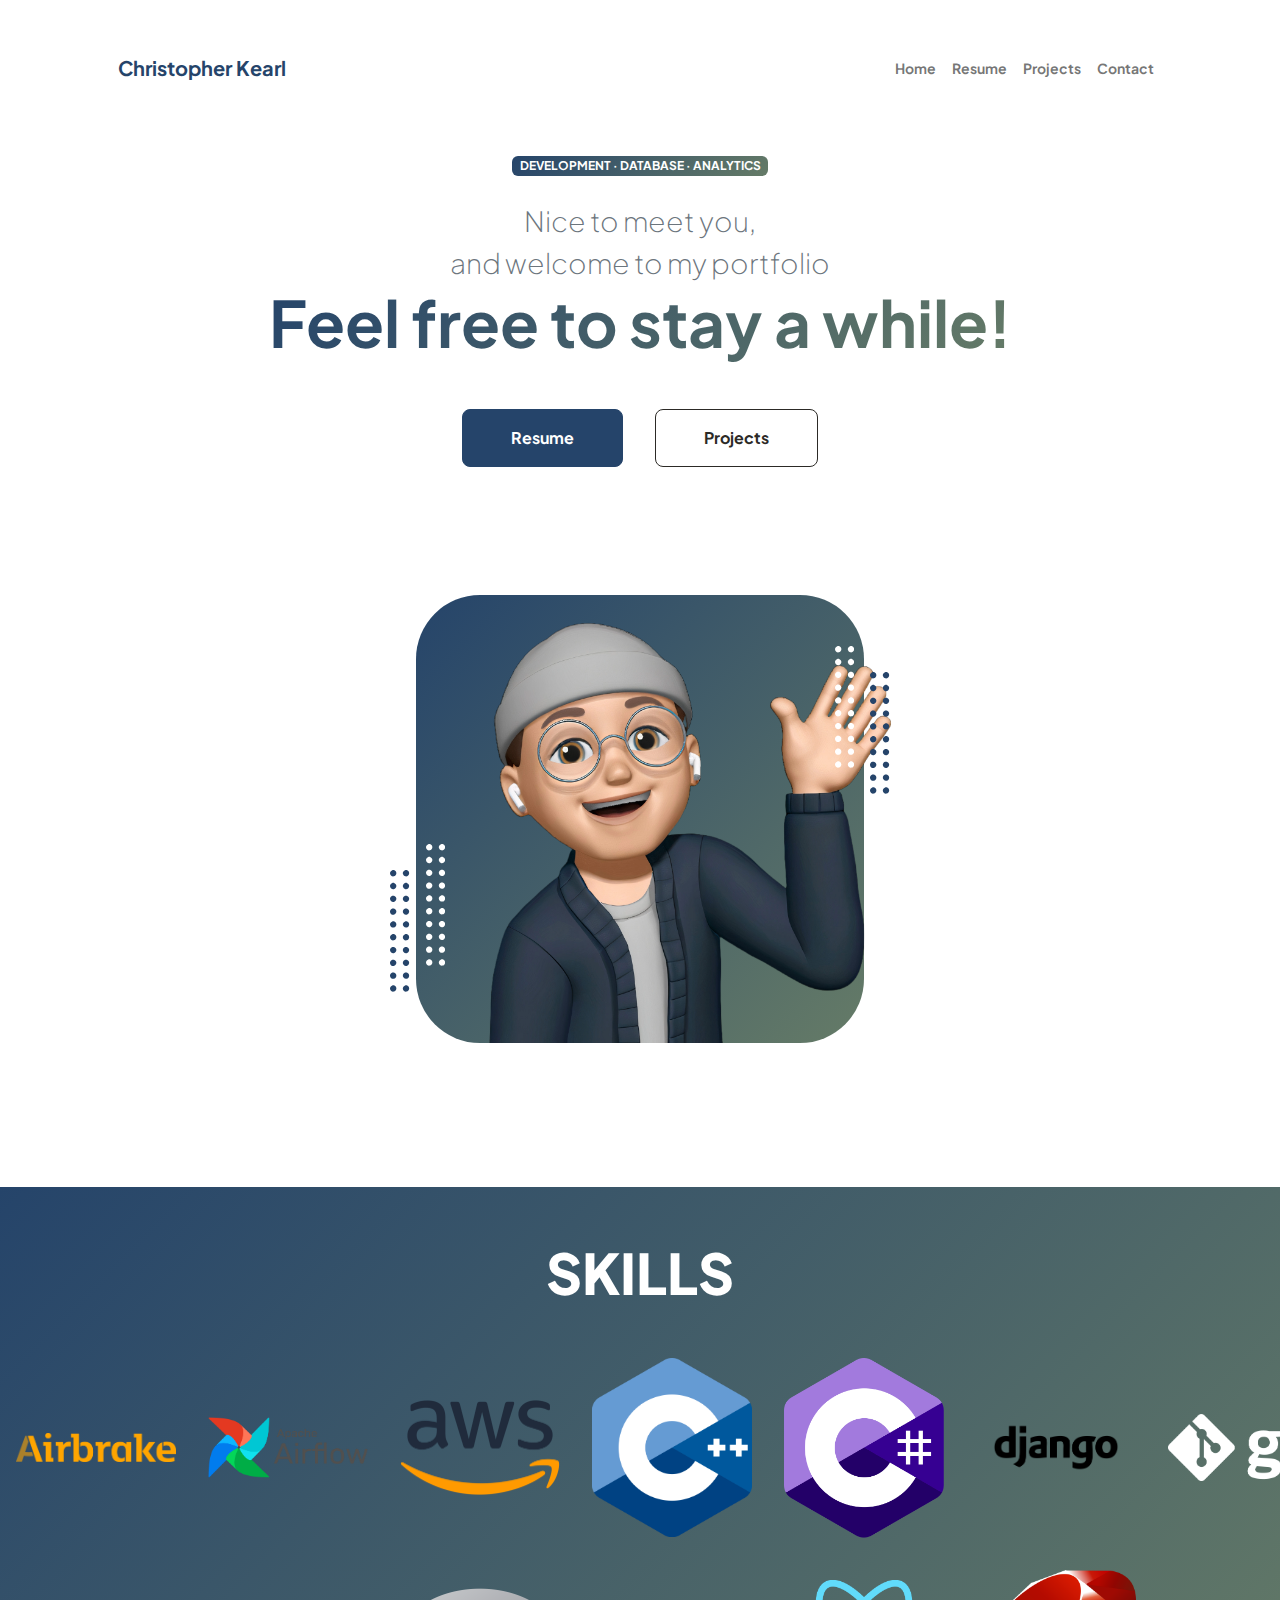
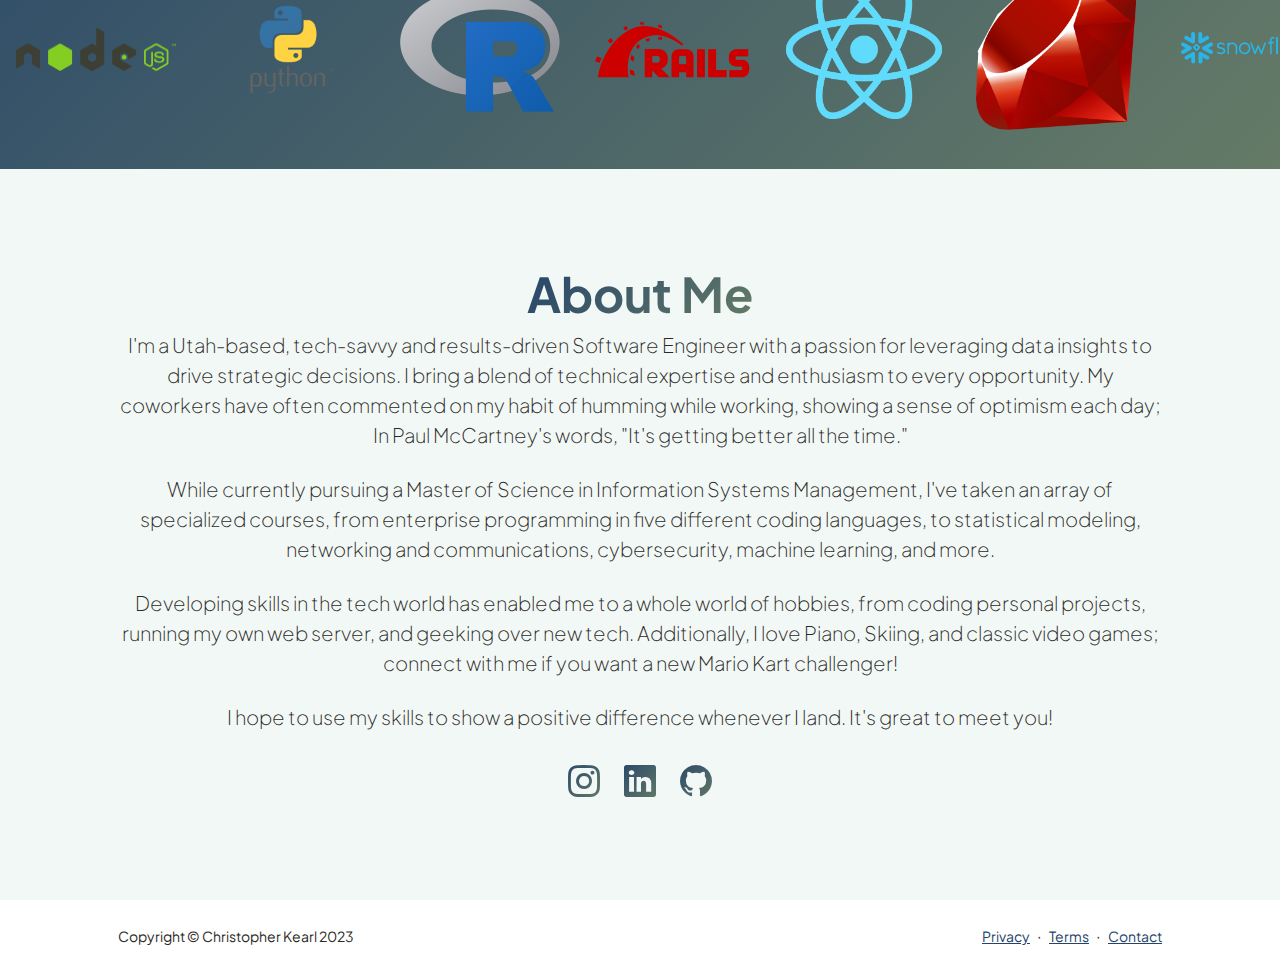
<file: index.html>
<!DOCTYPE html>
<html lang="en">
    <head>
        <meta charset="utf-8" />
        <meta name="viewport" content="width=device-width, initial-scale=1, shrink-to-fit=no" />
        <meta name="description" content="" />
        <meta name="author" content="" />
        <title>Christopher Kearl</title>
        <!-- Favicon-->
        <link rel="icon" type="image/x-icon" href="assets/favicon.ico" />
        <!-- Custom Google font-->
        <link rel="preconnect" href="https://fonts.googleapis.com" />
        <link rel="preconnect" href="https://fonts.gstatic.com" crossorigin />
        <link href="https://fonts.googleapis.com/css2?family=Plus+Jakarta+Sans:wght@100;200;300;400;500;600;700;800;900&amp;display=swap" rel="stylesheet" />
        <!-- Bootstrap icons-->
        <link href="https://cdn.jsdelivr.net/npm/bootstrap-icons@1.8.1/font/bootstrap-icons.css" rel="stylesheet" />
        <!-- Core theme CSS (includes Bootstrap)-->
        <link href="css/styles.css" rel="stylesheet" />
        <link href="css/my-styles.css" rel="stylesheet" />
    </head>
    <body class="d-flex flex-column h-100">
        <main class="flex-shrink-0">
            <!-- Navigation-->
            <nav class="navbar navbar-expand-lg navbar-light bg-white py-3 pt-5">
                <div class="container px-5">
                    <a class="navbar-brand" href="index.html"><span class="fw-bolder text-primary">Christopher Kearl</span></a>
                    <button class="navbar-toggler" type="button" data-bs-toggle="collapse" data-bs-target="#navbarSupportedContent" aria-controls="navbarSupportedContent" aria-expanded="false" aria-label="Toggle navigation"><span class="navbar-toggler-icon"></span></button>
                    <div class="collapse navbar-collapse" id="navbarSupportedContent">
                        <ul class="navbar-nav ms-auto mb-2 mb-lg-0 small fw-bolder">
                            <li class="nav-item"><a class="nav-link" href="index.html">Home</a></li>
                            <li class="nav-item"><a class="nav-link" href="resume.html">Resume</a></li>
                            <li class="nav-item"><a class="nav-link" href="projects.html">Projects</a></li>
                            <li class="nav-item"><a class="nav-link" href="contact.html">Contact</a></li>
                        </ul>
                    </div>
                </div>
            </nav>
            <!-- Header-->
            <header class="py-5">
                <div class="container px-5 mb-5 pb-5">
                    <div class="row gx-5 align-items-center">
                        <div class="col-xxl-5">
                            <!-- Header text content-->
                            <div class="text-center text-xxl-start">
                                <div class="badge bg-gradient-primary-to-secondary text-white mb-4"><div class="text-uppercase">Development &middot; Database &middot; Analytics</div></div>
                                <div class="fs-3 fw-light text-muted">Nice to meet you,</div>
                                <div class="fs-3 fw-light text-muted">and welcome to my portfolio</div>
                                <h1 class="display-3 fw-bolder mb-5"><span class="text-gradient d-inline">Feel free to stay a while!</span></h1>
                                <div class="d-grid gap-3 d-sm-flex justify-content-sm-center justify-content-xxl-start mb-3">
                                    <a class="btn btn-primary btn-lg px-5 py-3 me-sm-3 fs-6 fw-bolder" href="resume.html">Resume</a>
                                    <a class="btn btn-outline-dark btn-lg px-5 py-3 fs-6 fw-bolder" href="projects.html">Projects</a>
                                </div>
                            </div>
                        </div>
                        <div class="col-xxl-7">
                            <!-- Header profile picture-->
                            <div class="d-flex justify-content-center mt-5 mt-xxl-0">
                                <div class="profile bg-gradient-primary-to-secondary">
                                    <!-- TIP: For best results, use a photo with a transparent background like the demo example below-->
                                    <!-- Watch a tutorial on how to do this on YouTube (link)-->
                                    <img class="profile-img" src="assets/memoji_hi_res.png" alt="..." />
                                    <div class="dots-1">
                                        <!-- SVG Dots-->
                                        <svg version="1.1" xmlns="http://www.w3.org/2000/svg" xmlns:xlink="http://www.w3.org/1999/xlink" x="0px" y="0px" viewBox="0 0 191.6 1215.4" style="enable-background: new 0 0 191.6 1215.4" xml:space="preserve">
                                            <g transform="translate(0.000000,1280.000000) scale(0.100000,-0.100000)">
                                                <path d="M227.7,12788.6c-105-35-200-141-222-248c-43-206,163-412,369-369c155,32,275,190,260,339c-11,105-90,213-190,262        C383.7,12801.6,289.7,12808.6,227.7,12788.6z"></path>
                                                <path d="M1507.7,12788.6c-151-50-253-216-222-362c25-119,136-230,254-255c194-41,395,142,375,339c-11,105-90,213-190,262        C1663.7,12801.6,1569.7,12808.6,1507.7,12788.6z"></path>
                                                <path d="M227.7,11508.6c-105-35-200-141-222-248c-43-206,163-412,369-369c155,32,275,190,260,339c-11,105-90,213-190,262        C383.7,11521.6,289.7,11528.6,227.7,11508.6z"></path>
                                                <path d="M1507.7,11508.6c-151-50-253-216-222-362c25-119,136-230,254-255c194-41,395,142,375,339c-11,105-90,213-190,262        C1663.7,11521.6,1569.7,11528.6,1507.7,11508.6z"></path>
                                                <path d="M227.7,10228.6c-105-35-200-141-222-248c-43-206,163-412,369-369c155,32,275,190,260,339c-11,105-90,213-190,262        C383.7,10241.6,289.7,10248.6,227.7,10228.6z"></path>
                                                <path d="M1507.7,10228.6c-105-35-200-141-222-248c-43-206,163-412,369-369c155,32,275,190,260,339c-11,105-90,213-190,262        C1663.7,10241.6,1569.7,10248.6,1507.7,10228.6z"></path>
                                                <path d="M227.7,8948.6c-105-35-200-141-222-248c-43-206,163-412,369-369c155,32,275,190,260,339c-11,105-90,213-190,262        C383.7,8961.6,289.7,8968.6,227.7,8948.6z"></path>
                                                <path d="M1507.7,8948.6c-105-35-200-141-222-248c-43-206,163-412,369-369c155,32,275,190,260,339c-11,105-90,213-190,262        C1663.7,8961.6,1569.7,8968.6,1507.7,8948.6z"></path>
                                                <path d="M227.7,7668.6c-105-35-200-141-222-248c-43-206,163-412,369-369c155,32,275,190,260,339c-11,105-90,213-190,262        C383.7,7681.6,289.7,7688.6,227.7,7668.6z"></path>
                                                <path d="M1507.7,7668.6c-105-35-200-141-222-248c-43-206,163-412,369-369c155,32,275,190,260,339c-11,105-90,213-190,262        C1663.7,7681.6,1569.7,7688.6,1507.7,7668.6z"></path>
                                                <path d="M227.7,6388.6c-105-35-200-141-222-248c-43-206,163-412,369-369c155,32,275,190,260,339c-11,105-90,213-190,262        C383.7,6401.6,289.7,6408.6,227.7,6388.6z"></path>
                                                <path d="M1507.7,6388.6c-105-35-200-141-222-248c-43-206,163-412,369-369c155,32,275,190,260,339c-11,105-90,213-190,262        C1663.7,6401.6,1569.7,6408.6,1507.7,6388.6z"></path>
                                                <path d="M227.7,5108.6c-105-35-200-141-222-248c-43-206,163-412,369-369c155,32,275,190,260,339c-11,105-90,213-190,262        C383.7,5121.6,289.7,5128.6,227.7,5108.6z"></path>
                                                <path d="M1507.7,5108.6c-105-35-200-141-222-248c-43-206,163-412,369-369c155,32,275,190,260,339c-11,105-90,213-190,262        C1663.7,5121.6,1569.7,5128.6,1507.7,5108.6z"></path>
                                                <path d="M227.7,3828.6c-105-35-200-141-222-248c-43-206,163-412,369-369c155,32,275,190,260,339c-11,105-90,213-190,262        C383.7,3841.6,289.7,3848.6,227.7,3828.6z"></path>
                                                <path d="M1507.7,3828.6c-105-35-200-141-222-248c-43-206,163-412,369-369c155,32,275,190,260,339c-11,105-90,213-190,262        C1663.7,3841.6,1569.7,3848.6,1507.7,3828.6z"></path>
                                                <path d="M227.7,2548.6c-105-35-200-141-222-248c-43-206,163-412,369-369c155,32,275,190,260,339c-11,105-90,213-190,262        C383.7,2561.6,289.7,2568.6,227.7,2548.6z"></path>
                                                <path d="M1507.7,2548.6c-105-35-200-141-222-248c-43-206,163-412,369-369c155,32,275,190,260,339c-11,105-90,213-190,262        C1663.7,2561.6,1569.7,2568.6,1507.7,2548.6z"></path>
                                                <path d="M227.7,1268.6c-105-35-200-141-222-248c-43-206,163-412,369-369c155,32,275,190,260,339c-11,105-90,213-190,262        C383.7,1281.6,289.7,1288.6,227.7,1268.6z"></path>
                                                <path d="M1507.7,1268.6c-105-35-200-141-222-248c-43-206,163-412,369-369c155,32,275,190,260,339c-11,105-90,213-190,262        C1663.7,1281.6,1569.7,1288.6,1507.7,1268.6z"></path>
                                            </g>
                                        </svg>
                                        <!-- END of SVG dots-->
                                    </div>
                                    <div class="dots-2">
                                        <!-- SVG Dots-->
                                        <svg version="1.1" xmlns="http://www.w3.org/2000/svg" xmlns:xlink="http://www.w3.org/1999/xlink" x="0px" y="0px" viewBox="0 0 191.6 1215.4" style="enable-background: new 0 0 191.6 1215.4" xml:space="preserve">
                                            <g transform="translate(0.000000,1280.000000) scale(0.100000,-0.100000)">
                                                <path d="M227.7,12788.6c-105-35-200-141-222-248c-43-206,163-412,369-369c155,32,275,190,260,339c-11,105-90,213-190,262        C383.7,12801.6,289.7,12808.6,227.7,12788.6z"></path>
                                                <path d="M1507.7,12788.6c-151-50-253-216-222-362c25-119,136-230,254-255c194-41,395,142,375,339c-11,105-90,213-190,262        C1663.7,12801.6,1569.7,12808.6,1507.7,12788.6z"></path>
                                                <path d="M227.7,11508.6c-105-35-200-141-222-248c-43-206,163-412,369-369c155,32,275,190,260,339c-11,105-90,213-190,262        C383.7,11521.6,289.7,11528.6,227.7,11508.6z"></path>
                                                <path d="M1507.7,11508.6c-151-50-253-216-222-362c25-119,136-230,254-255c194-41,395,142,375,339c-11,105-90,213-190,262        C1663.7,11521.6,1569.7,11528.6,1507.7,11508.6z"></path>
                                                <path d="M227.7,10228.6c-105-35-200-141-222-248c-43-206,163-412,369-369c155,32,275,190,260,339c-11,105-90,213-190,262        C383.7,10241.6,289.7,10248.6,227.7,10228.6z"></path>
                                                <path d="M1507.7,10228.6c-105-35-200-141-222-248c-43-206,163-412,369-369c155,32,275,190,260,339c-11,105-90,213-190,262        C1663.7,10241.6,1569.7,10248.6,1507.7,10228.6z"></path>
                                                <path d="M227.7,8948.6c-105-35-200-141-222-248c-43-206,163-412,369-369c155,32,275,190,260,339c-11,105-90,213-190,262        C383.7,8961.6,289.7,8968.6,227.7,8948.6z"></path>
                                                <path d="M1507.7,8948.6c-105-35-200-141-222-248c-43-206,163-412,369-369c155,32,275,190,260,339c-11,105-90,213-190,262        C1663.7,8961.6,1569.7,8968.6,1507.7,8948.6z"></path>
                                                <path d="M227.7,7668.6c-105-35-200-141-222-248c-43-206,163-412,369-369c155,32,275,190,260,339c-11,105-90,213-190,262        C383.7,7681.6,289.7,7688.6,227.7,7668.6z"></path>
                                                <path d="M1507.7,7668.6c-105-35-200-141-222-248c-43-206,163-412,369-369c155,32,275,190,260,339c-11,105-90,213-190,262        C1663.7,7681.6,1569.7,7688.6,1507.7,7668.6z"></path>
                                                <path d="M227.7,6388.6c-105-35-200-141-222-248c-43-206,163-412,369-369c155,32,275,190,260,339c-11,105-90,213-190,262        C383.7,6401.6,289.7,6408.6,227.7,6388.6z"></path>
                                                <path d="M1507.7,6388.6c-105-35-200-141-222-248c-43-206,163-412,369-369c155,32,275,190,260,339c-11,105-90,213-190,262        C1663.7,6401.6,1569.7,6408.6,1507.7,6388.6z"></path>
                                                <path d="M227.7,5108.6c-105-35-200-141-222-248c-43-206,163-412,369-369c155,32,275,190,260,339c-11,105-90,213-190,262        C383.7,5121.6,289.7,5128.6,227.7,5108.6z"></path>
                                                <path d="M1507.7,5108.6c-105-35-200-141-222-248c-43-206,163-412,369-369c155,32,275,190,260,339c-11,105-90,213-190,262        C1663.7,5121.6,1569.7,5128.6,1507.7,5108.6z"></path>
                                                <path d="M227.7,3828.6c-105-35-200-141-222-248c-43-206,163-412,369-369c155,32,275,190,260,339c-11,105-90,213-190,262        C383.7,3841.6,289.7,3848.6,227.7,3828.6z"></path>
                                                <path d="M1507.7,3828.6c-105-35-200-141-222-248c-43-206,163-412,369-369c155,32,275,190,260,339c-11,105-90,213-190,262        C1663.7,3841.6,1569.7,3848.6,1507.7,3828.6z"></path>
                                                <path d="M227.7,2548.6c-105-35-200-141-222-248c-43-206,163-412,369-369c155,32,275,190,260,339c-11,105-90,213-190,262        C383.7,2561.6,289.7,2568.6,227.7,2548.6z"></path>
                                                <path d="M1507.7,2548.6c-105-35-200-141-222-248c-43-206,163-412,369-369c155,32,275,190,260,339c-11,105-90,213-190,262        C1663.7,2561.6,1569.7,2568.6,1507.7,2548.6z"></path>
                                                <path d="M227.7,1268.6c-105-35-200-141-222-248c-43-206,163-412,369-369c155,32,275,190,260,339c-11,105-90,213-190,262        C383.7,1281.6,289.7,1288.6,227.7,1268.6z"></path>
                                                <path d="M1507.7,1268.6c-105-35-200-141-222-248c-43-206,163-412,369-369c155,32,275,190,260,339c-11,105-90,213-190,262        C1663.7,1281.6,1569.7,1288.6,1507.7,1268.6z"></path>
                                            </g>
                                        </svg>
                                        <!-- END of SVG dots-->
                                    </div>
                                    <div class="dots-3">
                                        <!-- SVG Dots-->
                                        <svg version="1.1" xmlns="http://www.w3.org/2000/svg" xmlns:xlink="http://www.w3.org/1999/xlink" x="0px" y="0px" viewBox="0 0 191.6 1215.4" style="enable-background: new 0 0 191.6 1215.4" xml:space="preserve">
                                            <g transform="translate(0.000000,1280.000000) scale(0.100000,-0.100000)">
                                                <path d="M227.7,12788.6c-105-35-200-141-222-248c-43-206,163-412,369-369c155,32,275,190,260,339c-11,105-90,213-190,262        C383.7,12801.6,289.7,12808.6,227.7,12788.6z"></path>
                                                <path d="M1507.7,12788.6c-151-50-253-216-222-362c25-119,136-230,254-255c194-41,395,142,375,339c-11,105-90,213-190,262        C1663.7,12801.6,1569.7,12808.6,1507.7,12788.6z"></path>
                                                <path d="M227.7,11508.6c-105-35-200-141-222-248c-43-206,163-412,369-369c155,32,275,190,260,339c-11,105-90,213-190,262        C383.7,11521.6,289.7,11528.6,227.7,11508.6z"></path>
                                                <path d="M1507.7,11508.6c-151-50-253-216-222-362c25-119,136-230,254-255c194-41,395,142,375,339c-11,105-90,213-190,262        C1663.7,11521.6,1569.7,11528.6,1507.7,11508.6z"></path>
                                                <path d="M227.7,10228.6c-105-35-200-141-222-248c-43-206,163-412,369-369c155,32,275,190,260,339c-11,105-90,213-190,262        C383.7,10241.6,289.7,10248.6,227.7,10228.6z"></path>
                                                <path d="M1507.7,10228.6c-105-35-200-141-222-248c-43-206,163-412,369-369c155,32,275,190,260,339c-11,105-90,213-190,262        C1663.7,10241.6,1569.7,10248.6,1507.7,10228.6z"></path>
                                                <path d="M227.7,8948.6c-105-35-200-141-222-248c-43-206,163-412,369-369c155,32,275,190,260,339c-11,105-90,213-190,262        C383.7,8961.6,289.7,8968.6,227.7,8948.6z"></path>
                                                <path d="M1507.7,8948.6c-105-35-200-141-222-248c-43-206,163-412,369-369c155,32,275,190,260,339c-11,105-90,213-190,262        C1663.7,8961.6,1569.7,8968.6,1507.7,8948.6z"></path>
                                                <path d="M227.7,7668.6c-105-35-200-141-222-248c-43-206,163-412,369-369c155,32,275,190,260,339c-11,105-90,213-190,262        C383.7,7681.6,289.7,7688.6,227.7,7668.6z"></path>
                                                <path d="M1507.7,7668.6c-105-35-200-141-222-248c-43-206,163-412,369-369c155,32,275,190,260,339c-11,105-90,213-190,262        C1663.7,7681.6,1569.7,7688.6,1507.7,7668.6z"></path>
                                                <path d="M227.7,6388.6c-105-35-200-141-222-248c-43-206,163-412,369-369c155,32,275,190,260,339c-11,105-90,213-190,262        C383.7,6401.6,289.7,6408.6,227.7,6388.6z"></path>
                                                <path d="M1507.7,6388.6c-105-35-200-141-222-248c-43-206,163-412,369-369c155,32,275,190,260,339c-11,105-90,213-190,262        C1663.7,6401.6,1569.7,6408.6,1507.7,6388.6z"></path>
                                                <path d="M227.7,5108.6c-105-35-200-141-222-248c-43-206,163-412,369-369c155,32,275,190,260,339c-11,105-90,213-190,262        C383.7,5121.6,289.7,5128.6,227.7,5108.6z"></path>
                                                <path d="M1507.7,5108.6c-105-35-200-141-222-248c-43-206,163-412,369-369c155,32,275,190,260,339c-11,105-90,213-190,262        C1663.7,5121.6,1569.7,5128.6,1507.7,5108.6z"></path>
                                                <path d="M227.7,3828.6c-105-35-200-141-222-248c-43-206,163-412,369-369c155,32,275,190,260,339c-11,105-90,213-190,262        C383.7,3841.6,289.7,3848.6,227.7,3828.6z"></path>
                                                <path d="M1507.7,3828.6c-105-35-200-141-222-248c-43-206,163-412,369-369c155,32,275,190,260,339c-11,105-90,213-190,262        C1663.7,3841.6,1569.7,3848.6,1507.7,3828.6z"></path>
                                                <path d="M227.7,2548.6c-105-35-200-141-222-248c-43-206,163-412,369-369c155,32,275,190,260,339c-11,105-90,213-190,262        C383.7,2561.6,289.7,2568.6,227.7,2548.6z"></path>
                                                <path d="M1507.7,2548.6c-105-35-200-141-222-248c-43-206,163-412,369-369c155,32,275,190,260,339c-11,105-90,213-190,262        C1663.7,2561.6,1569.7,2568.6,1507.7,2548.6z"></path>
                                                <path d="M227.7,1268.6c-105-35-200-141-222-248c-43-206,163-412,369-369c155,32,275,190,260,339c-11,105-90,213-190,262        C383.7,1281.6,289.7,1288.6,227.7,1268.6z"></path>
                                                <path d="M1507.7,1268.6c-105-35-200-141-222-248c-43-206,163-412,369-369c155,32,275,190,260,339c-11,105-90,213-190,262        C1663.7,1281.6,1569.7,1288.6,1507.7,1268.6z"></path>
                                            </g>
                                        </svg>
                                        <!-- END of SVG dots-->
                                    </div>
                                    <div class="dots-4">
                                        <!-- SVG Dots-->
                                        <svg version="1.1" xmlns="http://www.w3.org/2000/svg" xmlns:xlink="http://www.w3.org/1999/xlink" x="0px" y="0px" viewBox="0 0 191.6 1215.4" style="enable-background: new 0 0 191.6 1215.4" xml:space="preserve">
                                            <g transform="translate(0.000000,1280.000000) scale(0.100000,-0.100000)">
                                                <path d="M227.7,12788.6c-105-35-200-141-222-248c-43-206,163-412,369-369c155,32,275,190,260,339c-11,105-90,213-190,262        C383.7,12801.6,289.7,12808.6,227.7,12788.6z"></path>
                                                <path d="M1507.7,12788.6c-151-50-253-216-222-362c25-119,136-230,254-255c194-41,395,142,375,339c-11,105-90,213-190,262        C1663.7,12801.6,1569.7,12808.6,1507.7,12788.6z"></path>
                                                <path d="M227.7,11508.6c-105-35-200-141-222-248c-43-206,163-412,369-369c155,32,275,190,260,339c-11,105-90,213-190,262        C383.7,11521.6,289.7,11528.6,227.7,11508.6z"></path>
                                                <path d="M1507.7,11508.6c-151-50-253-216-222-362c25-119,136-230,254-255c194-41,395,142,375,339c-11,105-90,213-190,262        C1663.7,11521.6,1569.7,11528.6,1507.7,11508.6z"></path>
                                                <path d="M227.7,10228.6c-105-35-200-141-222-248c-43-206,163-412,369-369c155,32,275,190,260,339c-11,105-90,213-190,262        C383.7,10241.6,289.7,10248.6,227.7,10228.6z"></path>
                                                <path d="M1507.7,10228.6c-105-35-200-141-222-248c-43-206,163-412,369-369c155,32,275,190,260,339c-11,105-90,213-190,262        C1663.7,10241.6,1569.7,10248.6,1507.7,10228.6z"></path>
                                                <path d="M227.7,8948.6c-105-35-200-141-222-248c-43-206,163-412,369-369c155,32,275,190,260,339c-11,105-90,213-190,262        C383.7,8961.6,289.7,8968.6,227.7,8948.6z"></path>
                                                <path d="M1507.7,8948.6c-105-35-200-141-222-248c-43-206,163-412,369-369c155,32,275,190,260,339c-11,105-90,213-190,262        C1663.7,8961.6,1569.7,8968.6,1507.7,8948.6z"></path>
                                                <path d="M227.7,7668.6c-105-35-200-141-222-248c-43-206,163-412,369-369c155,32,275,190,260,339c-11,105-90,213-190,262        C383.7,7681.6,289.7,7688.6,227.7,7668.6z"></path>
                                                <path d="M1507.7,7668.6c-105-35-200-141-222-248c-43-206,163-412,369-369c155,32,275,190,260,339c-11,105-90,213-190,262        C1663.7,7681.6,1569.7,7688.6,1507.7,7668.6z"></path>
                                                <path d="M227.7,6388.6c-105-35-200-141-222-248c-43-206,163-412,369-369c155,32,275,190,260,339c-11,105-90,213-190,262        C383.7,6401.6,289.7,6408.6,227.7,6388.6z"></path>
                                                <path d="M1507.7,6388.6c-105-35-200-141-222-248c-43-206,163-412,369-369c155,32,275,190,260,339c-11,105-90,213-190,262        C1663.7,6401.6,1569.7,6408.6,1507.7,6388.6z"></path>
                                                <path d="M227.7,5108.6c-105-35-200-141-222-248c-43-206,163-412,369-369c155,32,275,190,260,339c-11,105-90,213-190,262        C383.7,5121.6,289.7,5128.6,227.7,5108.6z"></path>
                                                <path d="M1507.7,5108.6c-105-35-200-141-222-248c-43-206,163-412,369-369c155,32,275,190,260,339c-11,105-90,213-190,262        C1663.7,5121.6,1569.7,5128.6,1507.7,5108.6z"></path>
                                                <path d="M227.7,3828.6c-105-35-200-141-222-248c-43-206,163-412,369-369c155,32,275,190,260,339c-11,105-90,213-190,262        C383.7,3841.6,289.7,3848.6,227.7,3828.6z"></path>
                                                <path d="M1507.7,3828.6c-105-35-200-141-222-248c-43-206,163-412,369-369c155,32,275,190,260,339c-11,105-90,213-190,262        C1663.7,3841.6,1569.7,3848.6,1507.7,3828.6z"></path>
                                                <path d="M227.7,2548.6c-105-35-200-141-222-248c-43-206,163-412,369-369c155,32,275,190,260,339c-11,105-90,213-190,262        C383.7,2561.6,289.7,2568.6,227.7,2548.6z"></path>
                                                <path d="M1507.7,2548.6c-105-35-200-141-222-248c-43-206,163-412,369-369c155,32,275,190,260,339c-11,105-90,213-190,262        C1663.7,2561.6,1569.7,2568.6,1507.7,2548.6z"></path>
                                                <path d="M227.7,1268.6c-105-35-200-141-222-248c-43-206,163-412,369-369c155,32,275,190,260,339c-11,105-90,213-190,262        C383.7,1281.6,289.7,1288.6,227.7,1268.6z"></path>
                                                <path d="M1507.7,1268.6c-105-35-200-141-222-248c-43-206,163-412,369-369c155,32,275,190,260,339c-11,105-90,213-190,262        C1663.7,1281.6,1569.7,1288.6,1507.7,1268.6z"></path>
                                            </g>
                                        </svg>
                                        <!-- END of SVG dots-->
                                    </div>
                                </div>
                            </div>
                        </div>
                    </div>
                </div>
            </header>
            <!-- Skills Section -->
            <section class="bg-gradient-primary-to-secondary text-white">
                <div class="container">
                    <div class="row gx-5 align-items-center justify-content-center">
                        <div class="d-flex align-items-center justify-content-center">
                            <div class="pt-5">
                              <div class="badge text-white">
                                <div class="text-uppercase">
                                  <h1 class="display-4 fw-bolder">Skills</h1>
                                </div>
                              </div>
                            </div>
                        </div>
                    </div>
                </div>
                <div class="container-slide-track">
                    <div class="slide-track">
                        <div class="carousel-right">
                          <div class="carousel-card">
                            <img src="./assets/skills-carousel/logo-1.png" alt="logo-1" width="220px" >
                          </div>
                          <div class="carousel-card">
                            <img src="./assets/skills-carousel/logo-2.png" alt="logo-2" width="220px" >
                           </div>
                          <div class="carousel-card">
                            <img src="./assets/skills-carousel/logo-3.png" alt="logo-3" width="220px" >
                          </div>
                          <div class="carousel-card">
                            <img src="./assets/skills-carousel/logo-4.png" alt="logo-4" width="220px" >
                          </div>
                          <div class="carousel-card">
                            <img src="./assets/skills-carousel/logo-5.png" alt="logo-5" width="220px" >
                          </div>
                          <div class="carousel-card">
                            <img src="./assets/skills-carousel/logo-6.png" alt="logo-6" width="220px" >
                          </div>
                          <div class="carousel-card">
                            <img src="./assets/skills-carousel/logo-7.png" alt="logo-7" width="220px" >
                          </div>
                          <div class="carousel-card">
                            <img src="./assets/skills-carousel/logo-8.png" alt="logo-8" width="220px" >
                          </div>
                          <div class="carousel-card">
                            <img src="./assets/skills-carousel/logo-9.png" alt="logo-9" width="220px" >
                          </div>
                          <div class="carousel-card">
                            <img src="./assets/skills-carousel/logo-10.png" alt="logo-10" width="220px" >
                          </div>
                          <div class="carousel-card">
                            <img src="./assets/skills-carousel/logo-1.png" alt="logo-1" width="220px" >
                          </div>
                          <div class="carousel-card">
                            <img src="./assets/skills-carousel/logo-2.png" alt="logo-2" width="220px" >
                           </div>
                          <div class="carousel-card">
                            <img src="./assets/skills-carousel/logo-3.png" alt="logo-3" width="220px" >
                          </div>
                          <div class="carousel-card">
                            <img src="./assets/skills-carousel/logo-4.png" alt="logo-4" width="220px" >
                          </div>
                          <div class="carousel-card">
                            <img src="./assets/skills-carousel/logo-5.png" alt="logo-5" width="220px" >
                          </div>
                          <div class="carousel-card">
                            <img src="./assets/skills-carousel/logo-6.png" alt="logo-6" width="220px" >
                          </div>
                          <div class="carousel-card">
                            <img src="./assets/skills-carousel/logo-7.png" alt="logo-7" width="220px" >
                          </div>
                          <div class="carousel-card">
                            <img src="/assets/skills-carousel/logo-8.png" alt="logo-8" width="220px" >
                          </div>
                          <div class="carousel-card">
                            <img src="/assets/skills-carousel/logo-9.png" alt="logo-9" width="220px" >
                          </div>
                          <div class="carousel-card">
                            <img src="/assets/skills-carousel/logo-10.png" alt="logo-10" width="220px" >
                          </div>
                        </div>
                        <div class="carousel-left">
                          <div class="carousel-card">
                            <img src="./assets/skills-carousel/logo-11.png" alt="logo-11" width="220px" >
                          </div>
                          <div class="carousel-card">
                            <img src="./assets/skills-carousel/logo-12.png" alt="logo-12" width="220px" >
                           </div>
                          <div class="carousel-card">
                            <img src="./assets/skills-carousel/logo-13.png" alt="logo-13" width="220px" >
                          </div>
                          <div class="carousel-card">
                            <img src="./assets/skills-carousel/logo-14.png" alt="logo-14" width="220px" >
                          </div>
                          <div class="carousel-card">
                            <img src="./assets/skills-carousel/logo-15.png" alt="logo-15" width="220px" >
                          </div>
                          <div class="carousel-card">
                            <img src="./assets/skills-carousel/logo-16.png" alt="logo-16" width="220px" >
                          </div>
                          <div class="carousel-card">
                            <img src="./assets/skills-carousel/logo-17.png" alt="logo-17" width="220px" >
                          </div>
                          <div class="carousel-card">
                            <img src="./assets/skills-carousel/logo-18.png" alt="logo-18" width="220px" >
                          </div>
                          <div class="carousel-card">
                            <img src="./assets/skills-carousel/logo-19.png" alt="logo-19" width="220px" >
                          </div>
                          <div class="carousel-card">
                            <img src="./assets/skills-carousel/logo-20.png" alt="logo-20" width="220px" >
                          </div>
                          <div class="carousel-card">
                            <img src="./assets/skills-carousel/logo-11.png" alt="logo-11" width="220px" >
                          </div>
                          <div class="carousel-card">
                            <img src="./assets/skills-carousel/logo-12.png" alt="logo-12" width="220px" >
                           </div>
                          <div class="carousel-card">
                            <img src="./assets/skills-carousel/logo-13.png" alt="logo-13" width="220px" >
                          </div>
                          <div class="carousel-card">
                            <img src="./assets/skills-carousel/logo-14.png" alt="logo-14" width="220px" >
                          </div>
                          <div class="carousel-card">
                            <img src="./assets/skills-carousel/logo-15.png" alt="logo-15" width="220px" >
                          </div>
                          <div class="carousel-card">
                            <img src="./assets/skills-carousel/logo-16.png" alt="logo-16" width="220px" >
                          </div>
                          <div class="carousel-card">
                            <img src="./assets/skills-carousel/logo-17.png" alt="logo-17" width="220px" >
                          </div>
                          <div class="carousel-card">
                            <img src="./assets/skills-carousel/logo-18.png" alt="logo-18" width="220px" >
                          </div>
                          <div class="carousel-card">
                            <img src="./assets/skills-carousel/logo-19.png" alt="logo-19" width="220px" >
                          </div>
                          <div class="carousel-card">
                            <img src="./assets/skills-carousel/logo-20.png" alt="logo-20" width="220px" >
                          </div>
                        </div>
                    </div>
                  </div>
            </section>
            <!-- About Section-->
            <section class="bg-light py-5">
                <div class="container px-5">
                    <div class="row gx-5 justify-content-center">
                        <div class="col-xxl-8">
                            <div class="text-center my-5">
                                <h2 class="display-5 fw-bolder"><span class="text-gradient d-inline">About Me</span></h2>
                                <p class="lead fw-light mb-4">
                                    I'm a Utah-based, tech-savvy and results-driven Software Engineer with a passion for leveraging data insights to drive strategic decisions. I bring a blend of technical expertise and enthusiasm to every opportunity. My coworkers have often commented on my habit of humming while working, showing a sense of optimism each day; In Paul McCartney's words, "It's getting better all the time."
                                </p>
                                <p class="lead fw-light mb-4">
                                    While currently pursuing a Master of Science in Information Systems Management, I've taken an array of specialized courses, from enterprise programming in five different coding languages, to statistical modeling, networking and communications, cybersecurity, machine learning, and more.
                                </p>
                                <p class="lead fw-light mb-4">
                                    Developing skills in the tech world has enabled me to a whole world of hobbies, from coding personal projects, running my own web server, and geeking over new tech. Additionally, I love Piano, Skiing, and classic video games; connect with me if you want a new Mario Kart challenger!
                                </p>
                                <p class="lead fw-light mb-4">
                                    I hope to use my skills to show a positive difference whenever I land. It's great to meet you!
                                </p>
                                <div class="d-flex justify-content-center fs-2 gap-4">
                                    <a class="text-gradient" target="_blank" href="https://www.instagram.com/christopherkearl_/"><i class="bi bi-instagram"></i></a>
                                    <a class="text-gradient" target="_blank" href="https://www.linkedin.com/in/christopher-kearl/"><i class="bi bi-linkedin"></i></a>
                                    <a class="text-gradient" target="_blank" href="https://github.com/ckearl"><i class="bi bi-github"></i></a>
                                </div>
                            </div>
                        </div>
                    </div>
                </div>
            </section>
        </main>
        <!-- Footer-->
        <footer class="bg-white py-4 mt-auto">
            <div class="container px-5">
                <div class="row align-items-center justify-content-between flex-column flex-sm-row">
                    <div class="col-auto"><div class="small m-0">Copyright &copy; Christopher Kearl 2023</div></div>
                    <div class="col-auto">
                        <a class="small" href="#!">Privacy</a>
                        <span class="mx-1">&middot;</span>
                        <a class="small" href="#!">Terms</a>
                        <span class="mx-1">&middot;</span>
                        <a class="small" href="#!">Contact</a>
                    </div>
                </div>
            </div>
        </footer>
        <!-- Bootstrap core JS-->
        <script src="https://cdn.jsdelivr.net/npm/bootstrap@5.2.3/dist/js/bootstrap.bundle.min.js"></script>
        <!-- Core theme JS-->
        <script src="js/scripts.js"></script>
    </body>
</html>
</file>
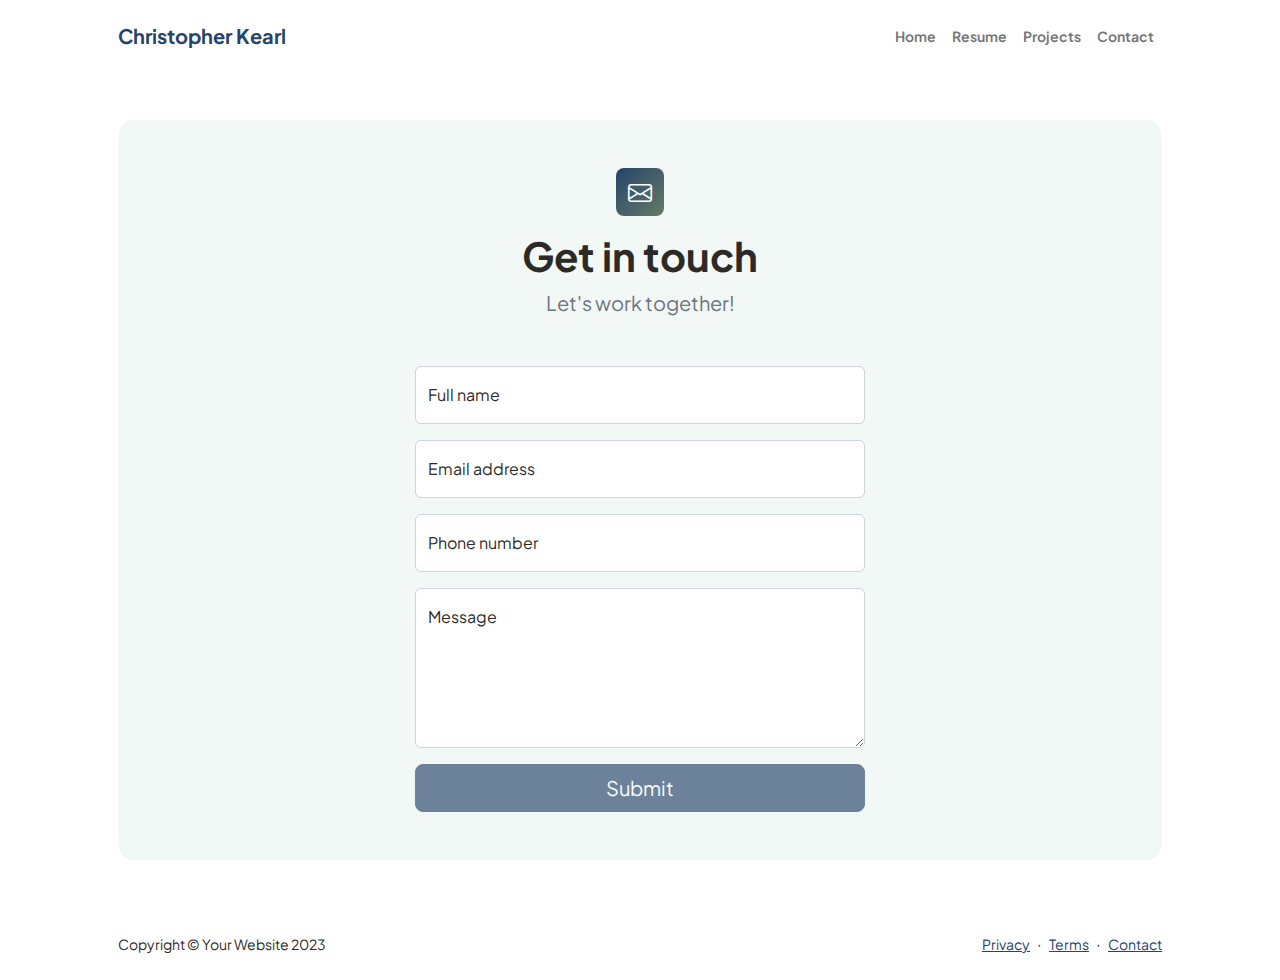
<file: contact.html>
<!DOCTYPE html>
<html lang="en">
    <head>
        <meta charset="utf-8" />
        <meta name="viewport" content="width=device-width, initial-scale=1, shrink-to-fit=no" />
        <meta name="description" content />
        <meta name="author" content />
        <title>Christopher Kearl</title>
        <!-- Favicon-->
        <link rel="icon" type="image/x-icon" href="assets/favicon.ico" />
        <!-- Custom Google font-->
        <link rel="preconnect" href="https://fonts.googleapis.com" />
        <link rel="preconnect" href="https://fonts.gstatic.com" crossorigin />
        <link href="https://fonts.googleapis.com/css2?family=Plus+Jakarta+Sans:wght@100;200;300;400;500;600;700;800;900&amp;display=swap" rel="stylesheet" />
        <!-- Bootstrap icons-->
        <link href="https://cdn.jsdelivr.net/npm/bootstrap-icons@1.8.1/font/bootstrap-icons.css" rel="stylesheet" />
        <!-- Core theme CSS (includes Bootstrap)-->
        <link href="css/styles.css" rel="stylesheet" />
    </head>
    <body class="d-flex flex-column">
        <main class="flex-shrink-0">
            <!-- Navigation-->
            <nav class="navbar navbar-expand-lg navbar-light bg-white py-3">
                <div class="container px-5">
                    <a class="navbar-brand" href="index.html"><span class="fw-bolder text-primary">Christopher Kearl</span></a>
                    <button class="navbar-toggler" type="button" data-bs-toggle="collapse" data-bs-target="#navbarSupportedContent" aria-controls="navbarSupportedContent" aria-expanded="false" aria-label="Toggle navigation"><span class="navbar-toggler-icon"></span></button>
                    <div class="collapse navbar-collapse" id="navbarSupportedContent">
                        <ul class="navbar-nav ms-auto mb-2 mb-lg-0 small fw-bolder">
                            <li class="nav-item"><a class="nav-link" href="index.html">Home</a></li>
                            <li class="nav-item"><a class="nav-link" href="resume.html">Resume</a></li>
                            <li class="nav-item"><a class="nav-link" href="projects.html">Projects</a></li>
                            <li class="nav-item"><a class="nav-link" href="contact.html">Contact</a></li>
                        </ul>
                    </div>
                </div>
            </nav>
            <!-- Page content-->
            <section class="py-5">
                <div class="container px-5">
                    <!-- Contact form-->
                    <div class="bg-light rounded-4 py-5 px-4 px-md-5">
                        <div class="text-center mb-5">
                            <div class="feature bg-primary bg-gradient-primary-to-secondary text-white rounded-3 mb-3"><i class="bi bi-envelope"></i></div>
                            <h1 class="fw-bolder">Get in touch</h1>
                            <p class="lead fw-normal text-muted mb-0">Let's work together!</p>
                        </div>
                        <div class="row gx-5 justify-content-center">
                            <div class="col-lg-8 col-xl-6">
                                <!-- * * * * * * * * * * * * * * *-->
                                <!-- * * SB Forms Contact Form * *-->
                                <!-- * * * * * * * * * * * * * * *-->
                                <!-- This form is pre-integrated with SB Forms.-->
                                <!-- To make this form functional, sign up at-->
                                <!-- https://startbootstrap.com/solution/contact-forms-->
                                <!-- to get an API token!-->
                                <form id="contactForm" data-sb-form-api-token="API_TOKEN">
                                    <!-- Name input-->
                                    <div class="form-floating mb-3">
                                        <input class="form-control" id="name" type="text" placeholder="Enter your name..." data-sb-validations="required" />
                                        <label for="name">Full name</label>
                                        <div class="invalid-feedback" data-sb-feedback="name:required">A name is required.</div>
                                    </div>
                                    <!-- Email address input-->
                                    <div class="form-floating mb-3">
                                        <input class="form-control" id="email" type="email" placeholder="name@example.com" data-sb-validations="required,email" />
                                        <label for="email">Email address</label>
                                        <div class="invalid-feedback" data-sb-feedback="email:required">An email is required.</div>
                                        <div class="invalid-feedback" data-sb-feedback="email:email">Email is not valid.</div>
                                    </div>
                                    <!-- Phone number input-->
                                    <div class="form-floating mb-3">
                                        <input class="form-control" id="phone" type="tel" placeholder="(123) 456-7890" data-sb-validations="required" />
                                        <label for="phone">Phone number</label>
                                        <div class="invalid-feedback" data-sb-feedback="phone:required">A phone number is required.</div>
                                    </div>
                                    <!-- Message input-->
                                    <div class="form-floating mb-3">
                                        <textarea class="form-control" id="message" type="text" placeholder="Enter your message here..." style="height: 10rem" data-sb-validations="required"></textarea>
                                        <label for="message">Message</label>
                                        <div class="invalid-feedback" data-sb-feedback="message:required">A message is required.</div>
                                    </div>
                                    <!-- Submit success message-->
                                    <!---->
                                    <!-- This is what your users will see when the form-->
                                    <!-- has successfully submitted-->
                                    <div class="d-none" id="submitSuccessMessage">
                                        <div class="text-center mb-3">
                                            <div class="fw-bolder">Form submission successful!</div>
                                            To activate this form, sign up at
                                            <br />
                                            <a href="https://startbootstrap.com/solution/contact-forms">https://startbootstrap.com/solution/contact-forms</a>
                                        </div>
                                    </div>
                                    <!-- Submit error message-->
                                    <!---->
                                    <!-- This is what your users will see when there is-->
                                    <!-- an error submitting the form-->
                                    <div class="d-none" id="submitErrorMessage"><div class="text-center text-danger mb-3">Error sending message!</div></div>
                                    <!-- Submit Button-->
                                    <div class="d-grid"><button class="btn btn-primary btn-lg disabled" id="submitButton" type="submit">Submit</button></div>
                                </form>
                            </div>
                        </div>
                    </div>
                </div>
            </section>
        </main>
        <!-- Footer-->
        <footer class="bg-white py-4 mt-auto">
            <div class="container px-5">
                <div class="row align-items-center justify-content-between flex-column flex-sm-row">
                    <div class="col-auto"><div class="small m-0">Copyright &copy; Your Website 2023</div></div>
                    <div class="col-auto">
                        <a class="small" href="#!">Privacy</a>
                        <span class="mx-1">&middot;</span>
                        <a class="small" href="#!">Terms</a>
                        <span class="mx-1">&middot;</span>
                        <a class="small" href="#!">Contact</a>
                    </div>
                </div>
            </div>
        </footer>
        <!-- Bootstrap core JS-->
        <script src="https://cdn.jsdelivr.net/npm/bootstrap@5.2.3/dist/js/bootstrap.bundle.min.js"></script>
        <!-- Core theme JS-->
        <script src="js/scripts.js"></script>
        <!-- * * * * * * * * * * * * * * * * * * * * * * * * * * * * * * * * * * * * * * * *-->
        <!-- * *                               SB Forms JS                               * *-->
        <!-- * * Activate your form at https://startbootstrap.com/solution/contact-forms * *-->
        <!-- * * * * * * * * * * * * * * * * * * * * * * * * * * * * * * * * * * * * * * * *-->
        <script src="https://cdn.startbootstrap.com/sb-forms-latest.js"></script>
    </body>
</html>
</file>
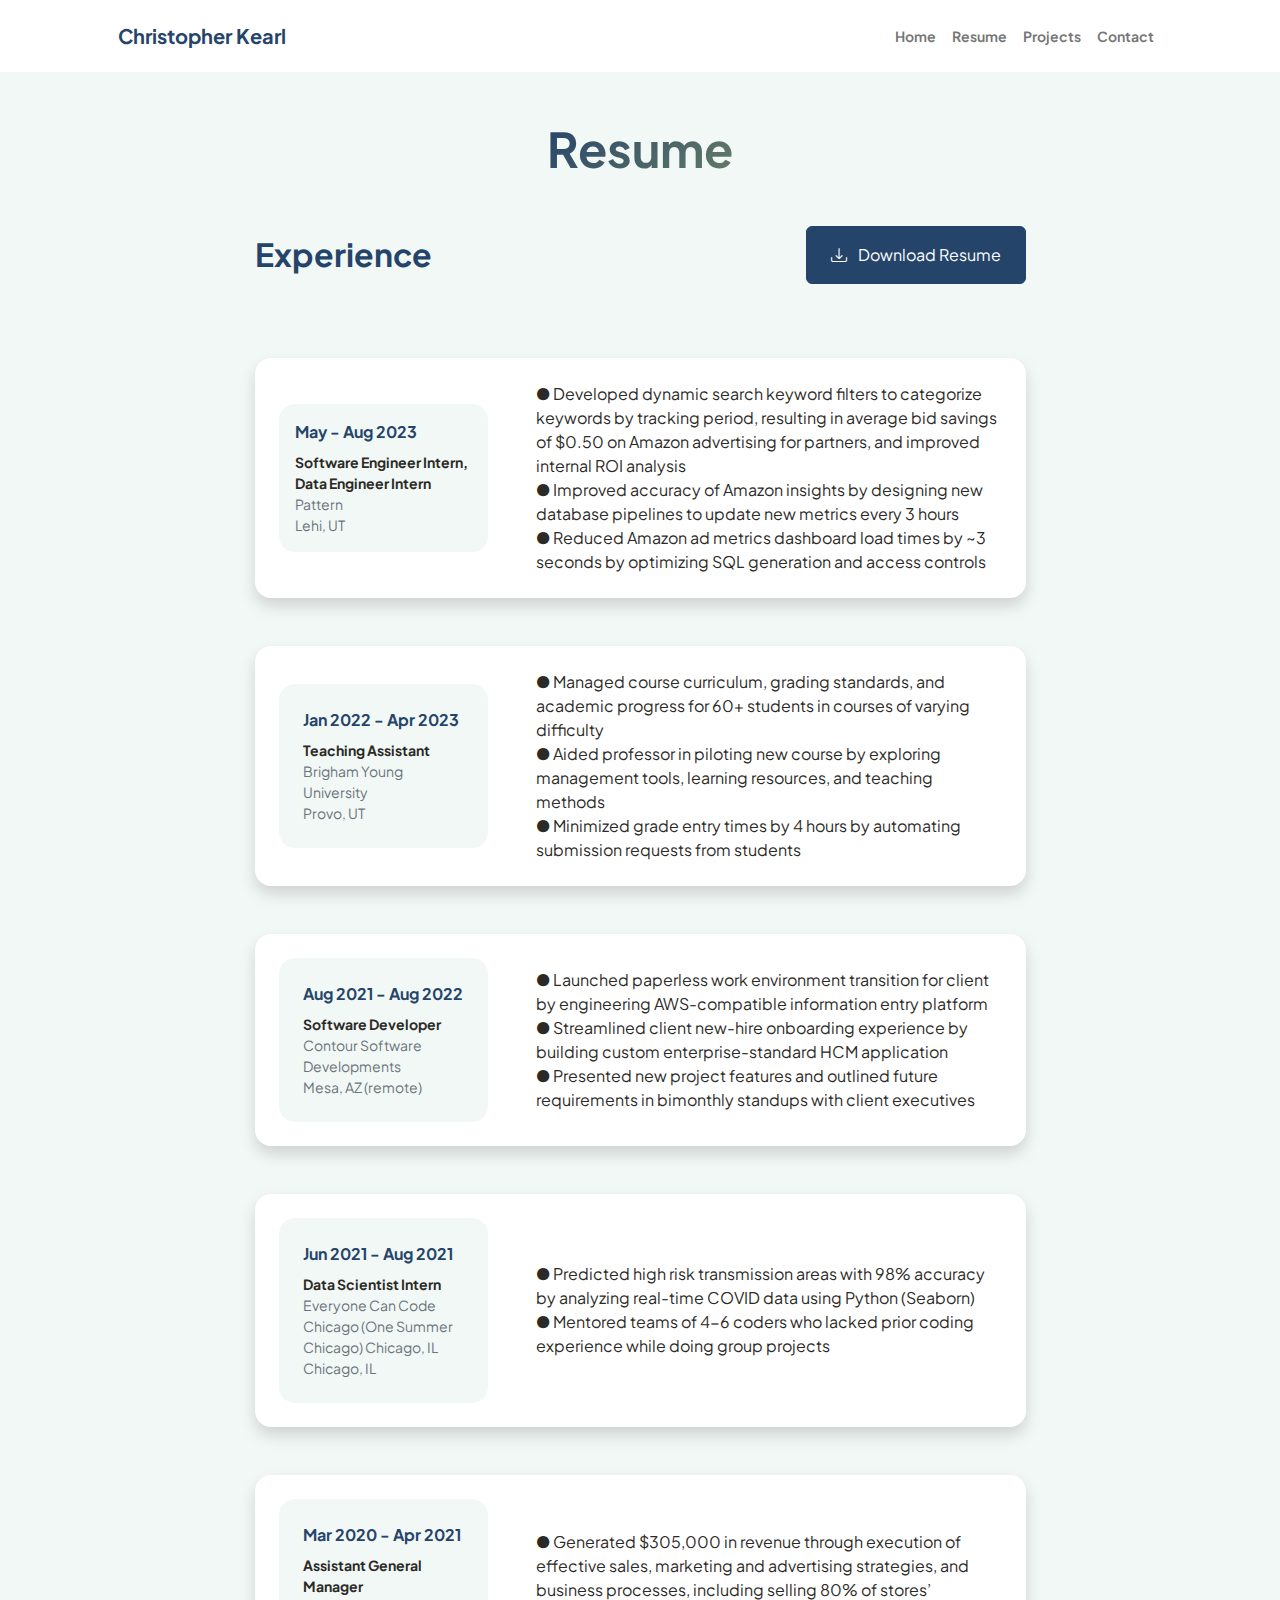
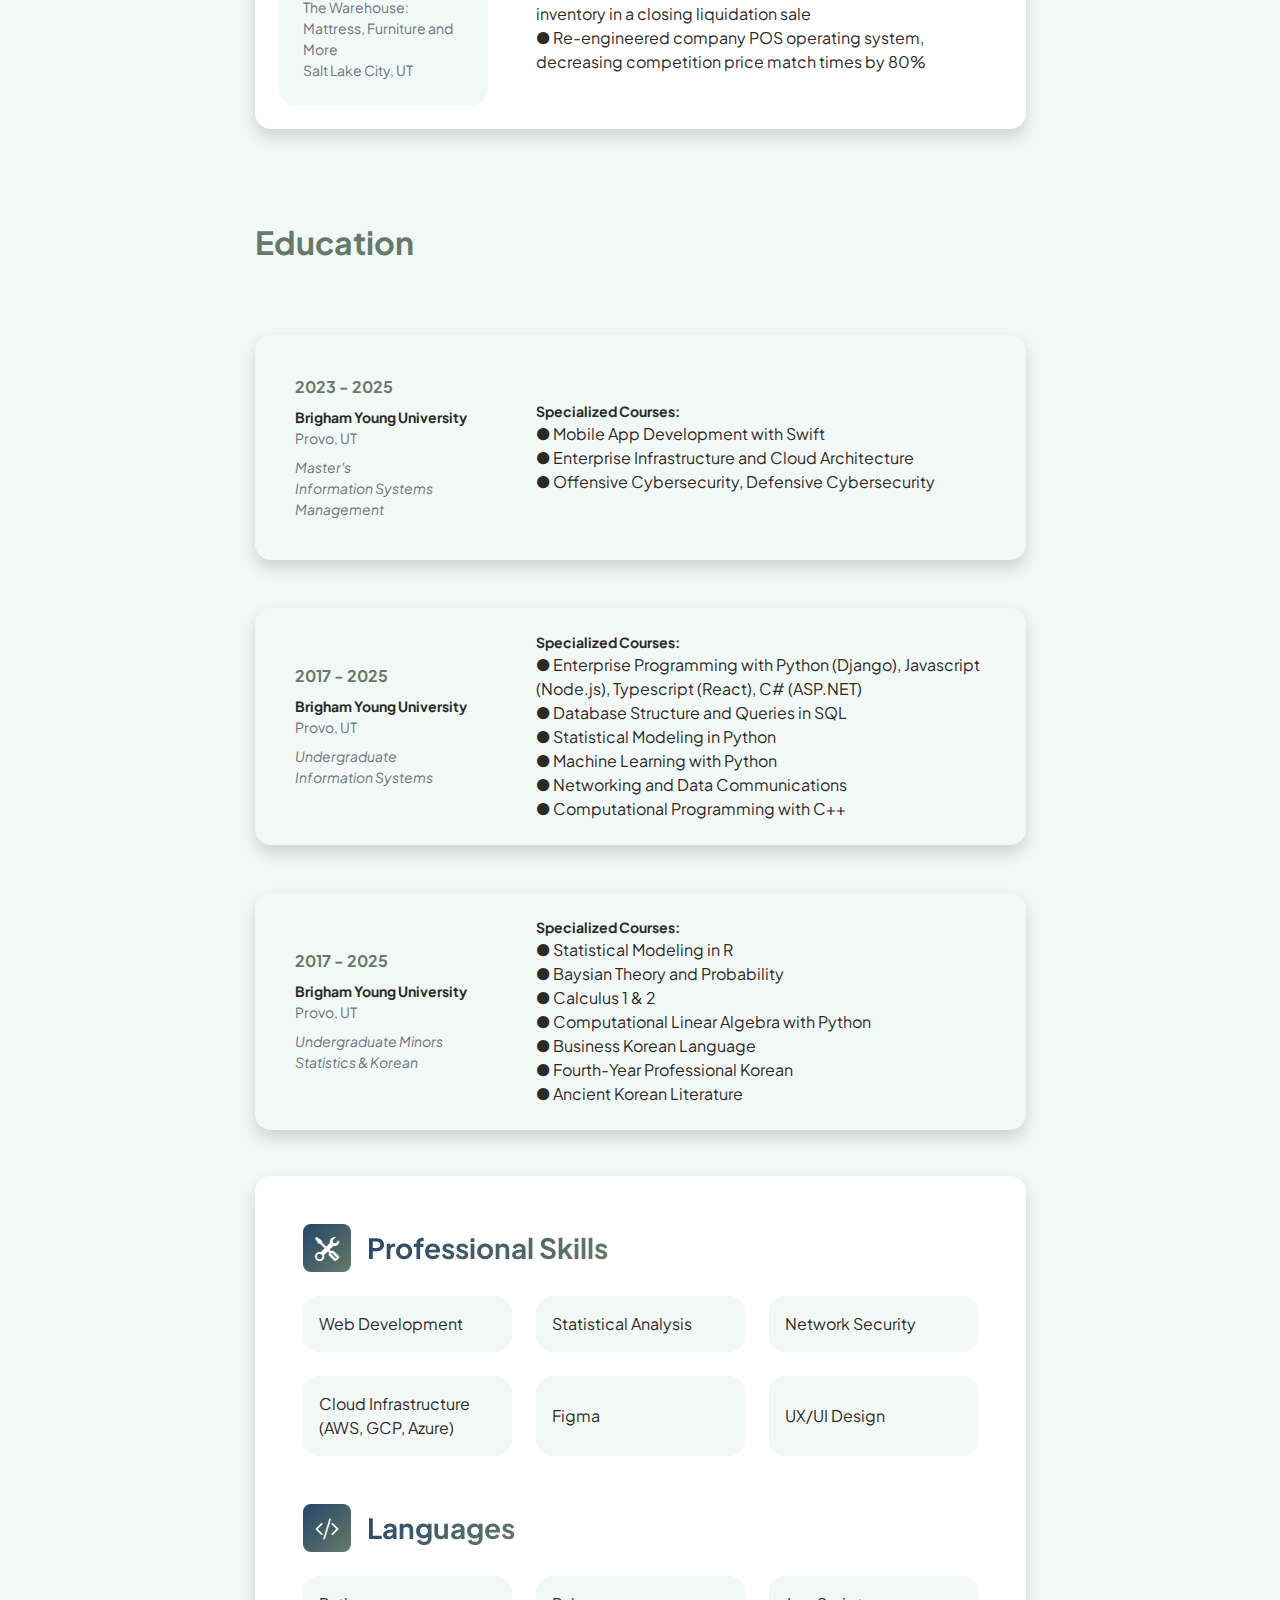
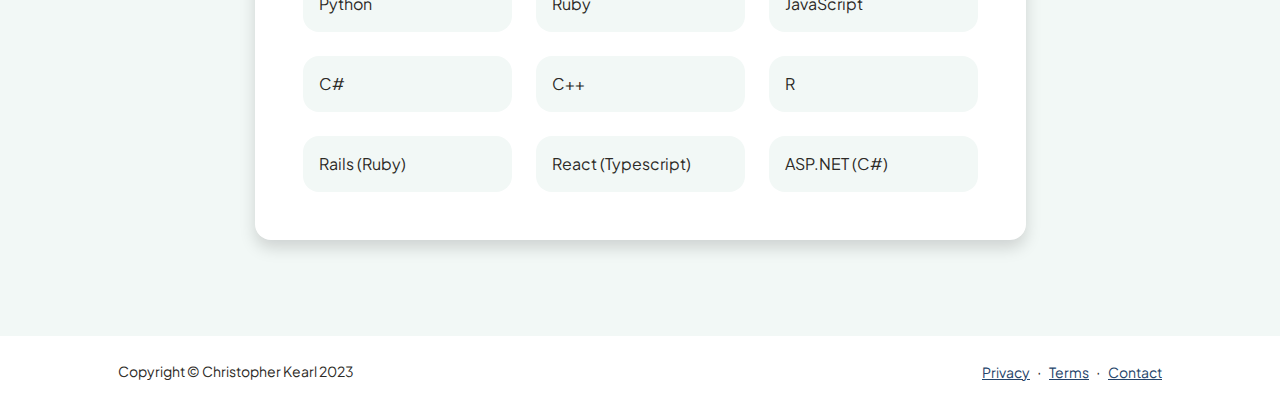
<file: resume.html>
<!DOCTYPE html>
<html lang="en">
    <head>
        <meta charset="utf-8" />
        <meta name="viewport" content="width=device-width, initial-scale=1, shrink-to-fit=no" />
        <meta name="description" content="" />
        <meta name="author" content="" />
        <title>Christopher Kearl</title>
        <!-- Favicon-->
        <link rel="icon" type="image/x-icon" href="assets/favicon.ico" />
        <!-- Custom Google font-->
        <link rel="preconnect" href="https://fonts.googleapis.com" />
        <link rel="preconnect" href="https://fonts.gstatic.com" crossorigin />
        <link href="https://fonts.googleapis.com/css2?family=Plus+Jakarta+Sans:wght@100;200;300;400;500;600;700;800;900&amp;display=swap" rel="stylesheet" />
        <!-- Bootstrap icons-->
        <link href="https://cdn.jsdelivr.net/npm/bootstrap-icons@1.8.1/font/bootstrap-icons.css" rel="stylesheet" />
        <!-- Core theme CSS (includes Bootstrap)-->
        <link href="css/styles.css" rel="stylesheet" />
        <link href="css/my-styles.css" rel="stylesheet" />
        <script src="./js/scripts.js"></script>
    </head>
    <body class="d-flex flex-column h-100 bg-light">
        <main class="flex-shrink-0">
            <!-- Navigation-->
            <nav class="navbar navbar-expand-lg navbar-light bg-white py-3">
                <div class="container px-5">
                    <a class="navbar-brand" href="index.html"><span class="fw-bolder text-primary">Christopher Kearl</span></a>
                    <button class="navbar-toggler" type="button" data-bs-toggle="collapse" data-bs-target="#navbarSupportedContent" aria-controls="navbarSupportedContent" aria-expanded="false" aria-label="Toggle navigation"><span class="navbar-toggler-icon"></span></button>
                    <div class="collapse navbar-collapse" id="navbarSupportedContent">
                        <ul class="navbar-nav ms-auto mb-2 mb-lg-0 small fw-bolder">
                            <li class="nav-item"><a class="nav-link" href="index.html">Home</a></li>
                            <li class="nav-item"><a class="nav-link" href="resume.html">Resume</a></li>
                            <li class="nav-item"><a class="nav-link" href="projects.html">Projects</a></li>
                            <li class="nav-item"><a class="nav-link" href="contact.html">Contact</a></li>
                        </ul>
                    </div>
                </div>
            </nav>
            <!-- Page Content-->
            <div class="container px-5 my-5">
                <div class="text-center mb-5">
                    <h1 class="display-5 fw-bolder mb-0"><span class="text-gradient d-inline">Resume</span></h1>
                </div>
                <div class="row gx-5 justify-content-center">
                    <div class="col-lg-11 col-xl-9 col-xxl-8">
                        <!-- Experience Section-->
                        <section>
                            <div class="d-flex align-items-center justify-content-between mb-4">
                                <h2 class="text-primary fw-bolder mb-0">Experience</h2>
                                <!-- Download resume button-->
                                <!-- Note: Set the link href target to a PDF file within your project-->
                                <a class="btn btn-primary px-4 py-3" href="toph_resume_09_14_23.pdf" target="_blank">
                                    <div class="d-inline-block bi bi-download me-2"></div>
                                    Download Resume
                                </a>
                            </div>
                            <!-- Experience Card 1-->
                            <div class="resume-card card shadow border-0 rounded-4 mb-5" id="experience-resume-card-1">
                                <div class="card-body p-4">
                                    <div class="row align-items-center gx-5">
                                        <div class="col text-center text-lg-start mb-4 mb-lg-0">
                                            <div class="bg-light p-3 rounded-4">
                                                <div class="text-primary fw-bolder mb-2">May - Aug 2023</div>
                                                <div class="small fw-bolder">Software Engineer Intern,</div>
                                                <div class="small fw-bolder">Data Engineer Intern</div>
                                                <div class="small text-muted">Pattern</div>
                                                <div class="small text-muted">Lehi, UT</div>
                                            </div>
                                        </div>
                                        <div class="col-lg-8">
                                            <div>
                                                ●  Developed dynamic search keyword filters to categorize keywords by tracking period, resulting in average bid savings of $0.50 on Amazon advertising for partners, and improved internal ROI analysis
                                            </div>
                                            <div class="">
                                                ●  Improved accuracy of Amazon insights by designing new database pipelines to update new metrics every 3 hours
                                            </div>
                                            <div class="">
                                                ●  Reduced Amazon ad metrics dashboard load times by ~3 seconds by optimizing SQL generation and access controls
                                            </div>
                                        </div>
                                    </div>
                                </div>
                            </div>
                            <!-- Experience Card 2-->
                            <div class="resume-card card shadow border-0 rounded-4 mb-5" id="experience-resume-card-2">
                                <div class="card-body p-4">
                                    <div class="row align-items-center gx-5">
                                        <div class="col text-center text-lg-start mb-4 mb-lg-0">
                                            <div class="bg-light p-4 rounded-4">
                                                <div class="text-primary fw-bolder mb-2">Jan 2022 - Apr 2023</div>
                                                <div class="small fw-bolder">Teaching Assistant</div>
                                                <div class="small text-muted">Brigham Young University</div>
                                                <div class="small text-muted">Provo, UT</div>
                                            </div>
                                        </div>
                                        <div class="col-lg-8">
                                            <div>
                                                ● Managed course curriculum, grading standards, and academic progress for 60+ students in courses of varying difficulty
                                            </div>
                                            <div class="">
                                                ● Aided professor in piloting new course by exploring management tools, learning resources, and teaching methods
                                            </div>
                                            <div class="">
                                                ● Minimized grade entry times by 4 hours by automating submission requests from students
                                            </div>
                                        </div>
                                    </div>
                                </div>
                            </div>
                            <!-- Experience Card 3-->
                            <div class="resume-card card shadow border-0 rounded-4 mb-5" id="experience-resume-card-3">
                                <div class="card-body p-4">
                                    <div class="row align-items-center gx-5">
                                        <div class="col text-center text-lg-start mb-4 mb-lg-0">
                                            <div class="bg-light p-4 rounded-4">
                                                <div class="text-primary fw-bolder mb-2">Aug 2021 - Aug 2022</div>
                                                <div class="small fw-bolder">Software Developer</div>
                                                <div class="small text-muted">Contour Software Developments</div>
                                                <div class="small text-muted">Mesa, AZ (remote)</div>
                                            </div>
                                        </div>
                                        <div class="col-lg-8">
                                            <div>
                                                ● Launched paperless work environment transition for client by engineering AWS-compatible information entry platform
                                            </div>
                                            <div class="">
                                                ● Streamlined client new-hire onboarding experience by building custom enterprise-standard HCM application
                                            </div>
                                            <div class="">
                                                ● Presented new project features and outlined future requirements in bimonthly standups with client executives
                                            </div>
                                        </div>
                                    </div>
                                </div>
                            </div>
                            <!-- Experience Card 4-->
                            <div class="resume-card card shadow border-0 rounded-4 mb-5" id="experience-resume-card-4">
                            <div class="card-body p-4">
                                <div class="row align-items-center gx-5">
                                    <div class="col text-center text-lg-start mb-4 mb-lg-0">
                                        <div class="bg-light p-4 rounded-4">
                                            <div class="text-primary fw-bolder mb-2">Jun 2021 - Aug 2021</div>
                                            <div class="small fw-bolder">Data Scientist Intern</div>
                                            <div class="small text-muted">Everyone Can Code Chicago (One Summer Chicago) Chicago, IL</div>
                                            <div class="small text-muted">Chicago, IL</div>
                                        </div>
                                    </div>
                                    <div class="col-lg-8">
                                        <div>
                                            ● Predicted high risk transmission areas with 98% accuracy by analyzing real-time COVID data using Python (Seaborn)
                                        </div>
                                        <div class="">
                                            ● Mentored teams of 4-6 coders who lacked prior coding experience while doing group projects
                                        </div>
                                    </div>
                                </div>
                            </div>
                            </div>
                            <!-- Experience Card 5-->
                            <div class="resume-card card shadow border-0 rounded-4 mb-5" id="experience-resume-card-5">
                            <div class="card-body p-4">
                                <div class="row align-items-center gx-5">
                                    <div class="col text-center text-lg-start mb-4 mb-lg-0">
                                        <div class="bg-light p-4 rounded-4">
                                            <div class="text-primary fw-bolder mb-2">Mar 2020 - Apr 2021</div>
                                            <div class="small fw-bolder">Assistant General Manager</div>
                                            <div class="small text-muted">The Warehouse: Mattress, Furniture and More</div>
                                            <div class="small text-muted">Salt Lake City, UT</div>
                                        </div>
                                    </div>
                                    <div class="col-lg-8">
                                        <div>
                                            ● Generated $305,000 in revenue through execution of effective sales, marketing and advertising strategies, and business processes, including selling 80% of stores’ inventory in a closing liquidation sale
                                        </div>
                                        <div class="">
                                            ● Re-engineered company POS operating system, decreasing competition price match times by 80%
                                        </div>
                                    </div>
                                </div>
                            </div>
                            </div>
                        </section>
                        <!-- Education Section-->
                        <section>
                            <div class="mt-4 pt-5">
                                <h2 class="text-secondary fw-bolder pt-5 mb-4">Education</h2>
                                <!-- Education Card 1-->
                                <div class="resume-card shadow border-0 rounded-4 mb-5" id="education-resume-card-1">
                                <div class="card-body p-4">
                                    <div class="row align-items-center gx-5">
                                        <div class="col text-center text-lg-start mb-4 mb-lg-0">
                                            <div class="bg-light p-3 rounded-4">
                                                <div class="text-secondary fw-bolder mb-2">2023 - 2025</div>
                                                <div class="mb-2">
                                                    <div class="small fw-bolder">Brigham Young University</div>
                                                    <div class="small text-muted">Provo, UT</div>
                                                </div>
                                                <div class="fst-italic">
                                                    <div class="small text-muted">Master's</div>
                                                    <div class="small text-muted">Information Systems Management</div>
                                                </div>
                                            </div>
                                        </div>
                                        <div class="col-lg-8">
                                            <div class="small fw-bolder">Specialized Courses:</div>
                                            <div class="">● Mobile App Development with Swift</div>
                                            <div class="">● Enterprise Infrastructure and Cloud Architecture</div>
                                            <div class="">● Offensive Cybersecurity, Defensive Cybersecurity</div>
                                        </div>
                                    </div>
                                </div>
                                </div>
                                <!-- Education Card 2-->
                                <div class="resume-card shadow border-0 rounded-4 mb-5" id="education-resume-card-2">
                                <div class="card-body p-4">
                                    <div class="row align-items-center gx-5">
                                        <div class="col text-center text-lg-start mb-4 mb-lg-0">
                                            <div class="bg-light p-3 rounded-4">
                                                <div class="text-secondary fw-bolder mb-2">2017 - 2025</div>
                                                <div class="mb-2">
                                                    <div class="small fw-bolder">Brigham Young University</div>
                                                    <div class="small text-muted">Provo, UT</div>
                                                </div>
                                                <div class="fst-italic">
                                                    <div class="small text-muted">Undergraduate</div>
                                                    <div class="small text-muted">Information Systems</div>
                                                </div>
                                            </div>
                                        </div>
                                        <div class="col-lg-8">
                                            <div class="small fw-bolder">Specialized Courses:</div>
                                            <div class="">● Enterprise Programming with Python (Django), Javascript (Node.js), Typescript (React), C# (ASP.NET)</div>
                                            <div class="">● Database Structure and Queries in SQL</div>
                                            <div class="">● Statistical Modeling in Python</div>
                                            <div class="">● Machine Learning with Python</div>
                                            <div class="">● Networking and Data Communications</div>
                                            <div class="">● Computational Programming with C++</div>
                                        </div>
                                    </div>
                                </div>
                                </div>
                                <!-- Education Card 3-->
                                <div class="resume-card shadow border-0 rounded-4 mb-5" id="education-resume-card-3">   
                                <div class="card-body p-4">
                                    <div class="row align-items-center gx-5">
                                        <div class="col text-center text-lg-start mb-4 mb-lg-0">
                                            <div class="bg-light p-3 rounded-4">
                                                <div class="text-secondary fw-bolder mb-2">2017 - 2025</div>
                                                <div class="mb-2">
                                                    <div class="small fw-bolder">Brigham Young University</div>
                                                    <div class="small text-muted">Provo, UT</div>
                                                </div>
                                                <div class="fst-italic">
                                                    <div class="small text-muted">Undergraduate Minors</div>
                                                    <div class="small text-muted">Statistics & Korean</div>
                                                </div>
                                            </div>
                                        </div>
                                        <div class="col-lg-8">
                                            <div class="small fw-bolder">Specialized Courses:</div>
                                            <div class="">● Statistical Modeling in R</div>
                                            <div class="">● Baysian Theory and Probability</div>
                                            <div class="">● Calculus 1 & 2</div>
                                            <div class="">● Computational Linear Algebra with Python</div>
                                            <div class="">● Business Korean Language</div>
                                            <div class="">● Fourth-Year Professional Korean</div>
                                            <div class="">● Ancient Korean Literature</div>
                                        </div>
                                    </div>
                                </div>
                                </div>
                            </div>
                        </section>
                        <!-- Divider-->
                        <div class="pb-5"></div>
                        <!-- Skills Section-->
                        <section>
                            <!-- Skillset Card-->
                            <div class="card shadow border-0 rounded-4 mb-5">
                                <div class="card-body p-5">
                                    <!-- Professional skills list-->
                                    <div class="mb-5">
                                        <div class="d-flex align-items-center mb-4">
                                            <div class="feature bg-primary bg-gradient-primary-to-secondary text-white rounded-3 me-3"><i class="bi bi-tools"></i></div>
                                            <h3 class="fw-bolder mb-0"><span class="text-gradient d-inline">Professional Skills</span></h3>
                                        </div>
                                        <div class="row row-cols-1 row-cols-md-3 mb-4">
                                            <div class="col mb-4 mb-md-0"><div class="d-flex align-items-center bg-light rounded-4 p-3 h-100">Web Development</div></div>
                                            <div class="col mb-4 mb-md-0"><div class="d-flex align-items-center bg-light rounded-4 p-3 h-100">Statistical Analysis</div></div>
                                            <div class="col"><div class="d-flex align-items-center bg-light rounded-4 p-3 h-100">Network Security</div></div>
                                        </div>
                                        <div class="row row-cols-1 row-cols-md-3">
                                            <div class="col mb-4 mb-md-0"><div class="d-flex align-items-center bg-light rounded-4 p-3 h-100">Cloud Infrastructure (AWS, GCP, Azure)</div></div>
                                            <div class="col mb-4 mb-md-0"><div class="d-flex align-items-center bg-light rounded-4 p-3 h-100">Figma</div></div>
                                            <div class="col"><div class="d-flex align-items-center bg-light rounded-4 p-3 h-100">UX/UI Design</div></div>
                                        </div>
                                    </div>
                                    <!-- Languages list-->
                                    <div class="mb-0">
                                        <div class="d-flex align-items-center mb-4">
                                            <div class="feature bg-primary bg-gradient-primary-to-secondary text-white rounded-3 me-3"><i class="bi bi-code-slash"></i></div>
                                            <h3 class="fw-bolder mb-0"><span class="text-gradient d-inline">Languages</span></h3>
                                        </div>
                                        <div class="row row-cols-1 row-cols-md-3 mb-4">
                                            <div class="col mb-4 mb-md-0"><div class="d-flex align-items-center bg-light rounded-4 p-3 h-100">Python</div></div>
                                            <div class="col mb-4 mb-md-0"><div class="d-flex align-items-center bg-light rounded-4 p-3 h-100">Ruby</div></div>
                                            <div class="col"><div class="d-flex align-items-center bg-light rounded-4 p-3 h-100">JavaScript</div></div>
                                        </div>
                                        <div class="row row-cols-1 row-cols-md-3 mb-4">
                                            <div class="col mb-4 mb-md-0"><div class="d-flex align-items-center bg-light rounded-4 p-3 h-100">C#</div></div>
                                            <div class="col mb-4 mb-md-0"><div class="d-flex align-items-center bg-light rounded-4 p-3 h-100">C++</div></div>
                                            <div class="col"><div class="d-flex align-items-center bg-light rounded-4 p-3 h-100">R</div></div>
                                        </div>
                                        <div class="row row-cols-1 row-cols-md-3">
                                            <div class="col mb-4 mb-md-0"><div class="d-flex align-items-center bg-light rounded-4 p-3 h-100">Rails (Ruby)</div></div>
                                            <div class="col mb-4 mb-md-0"><div class="d-flex align-items-center bg-light rounded-4 p-3 h-100">React (Typescript)</div></div>
                                            <div class="col"><div class="d-flex align-items-center bg-light rounded-4 p-3 h-100">ASP.NET (C#)</div></div>
                                        </div>
                                    </div>
                                </div>
                            </div>
                        </section>
                    </div>
                </div>
            </div>
        </main>
        <!-- Footer-->
        <footer class="bg-white py-4 mt-auto">
            <div class="container px-5">
                <div class="row align-items-center justify-content-between flex-column flex-sm-row">
                    <div class="col-auto"><div class="small m-0">Copyright &copy; Christopher Kearl 2023</div></div>
                    <div class="col-auto">
                        <a class="small" href="#!">Privacy</a>
                        <span class="mx-1">&middot;</span>
                        <a class="small" href="#!">Terms</a>
                        <span class="mx-1">&middot;</span>
                        <a class="small" href="#!">Contact</a>
                    </div>
                </div>
            </div>
        </footer>
        <!-- Bootstrap core JS-->
        <script src="https://cdn.jsdelivr.net/npm/bootstrap@5.2.3/dist/js/bootstrap.bundle.min.js"></script>
    </body>
</html>
</file>
<file: css/my-styles.css>
.container-slide-track {
    display: flex;
    justify-content: center;
    align-items: center;
    min-height: 50vh;
  }
  .slide-track {
    width: 100%;
    overflow: hidden;
  }
  
  .carousel-right {
    display: flex;
    align-items: center;
    margin-bottom: 2rem;
    animation: scroll-right 30s linear infinite;
  }

  .carousel-left {
    display: flex;
    align-items: center;
    animation: scroll-left 30s linear infinite;
  }
  .carousel-right:hover {
    animation-play-state: paused;
  }

  .carousel-left:hover {
    animation-play-state: paused;
  }
  
  @keyframes scroll-right {
    0% {
      transform: translateX(0);
    }
    100% {
      transform: translateX(-100%);
    }
  }

  @keyframes scroll-left {
    0% {
      transform: translateX(-100%);
    }
    100% {
      transform: translateX(0);
    }
  }

  .carousel-card {
    flex: 0 0 10rem;
    margin: 0 1rem;
  }
  
  .carousel-card img {
    width: 100%;
  }

  .resume-card {
    opacity: 1; /* Start with 0 opacity */
    transform: translateY(50px);
    transition: opacity 0.5s ease-in-out, transform 0.5s ease-in-out; /* Add easing */
  }
  
  .resume-card.animate {
    opacity: 1; /* Transition to 1 opacity */
    transform: translateY(0);
  }
</file>
